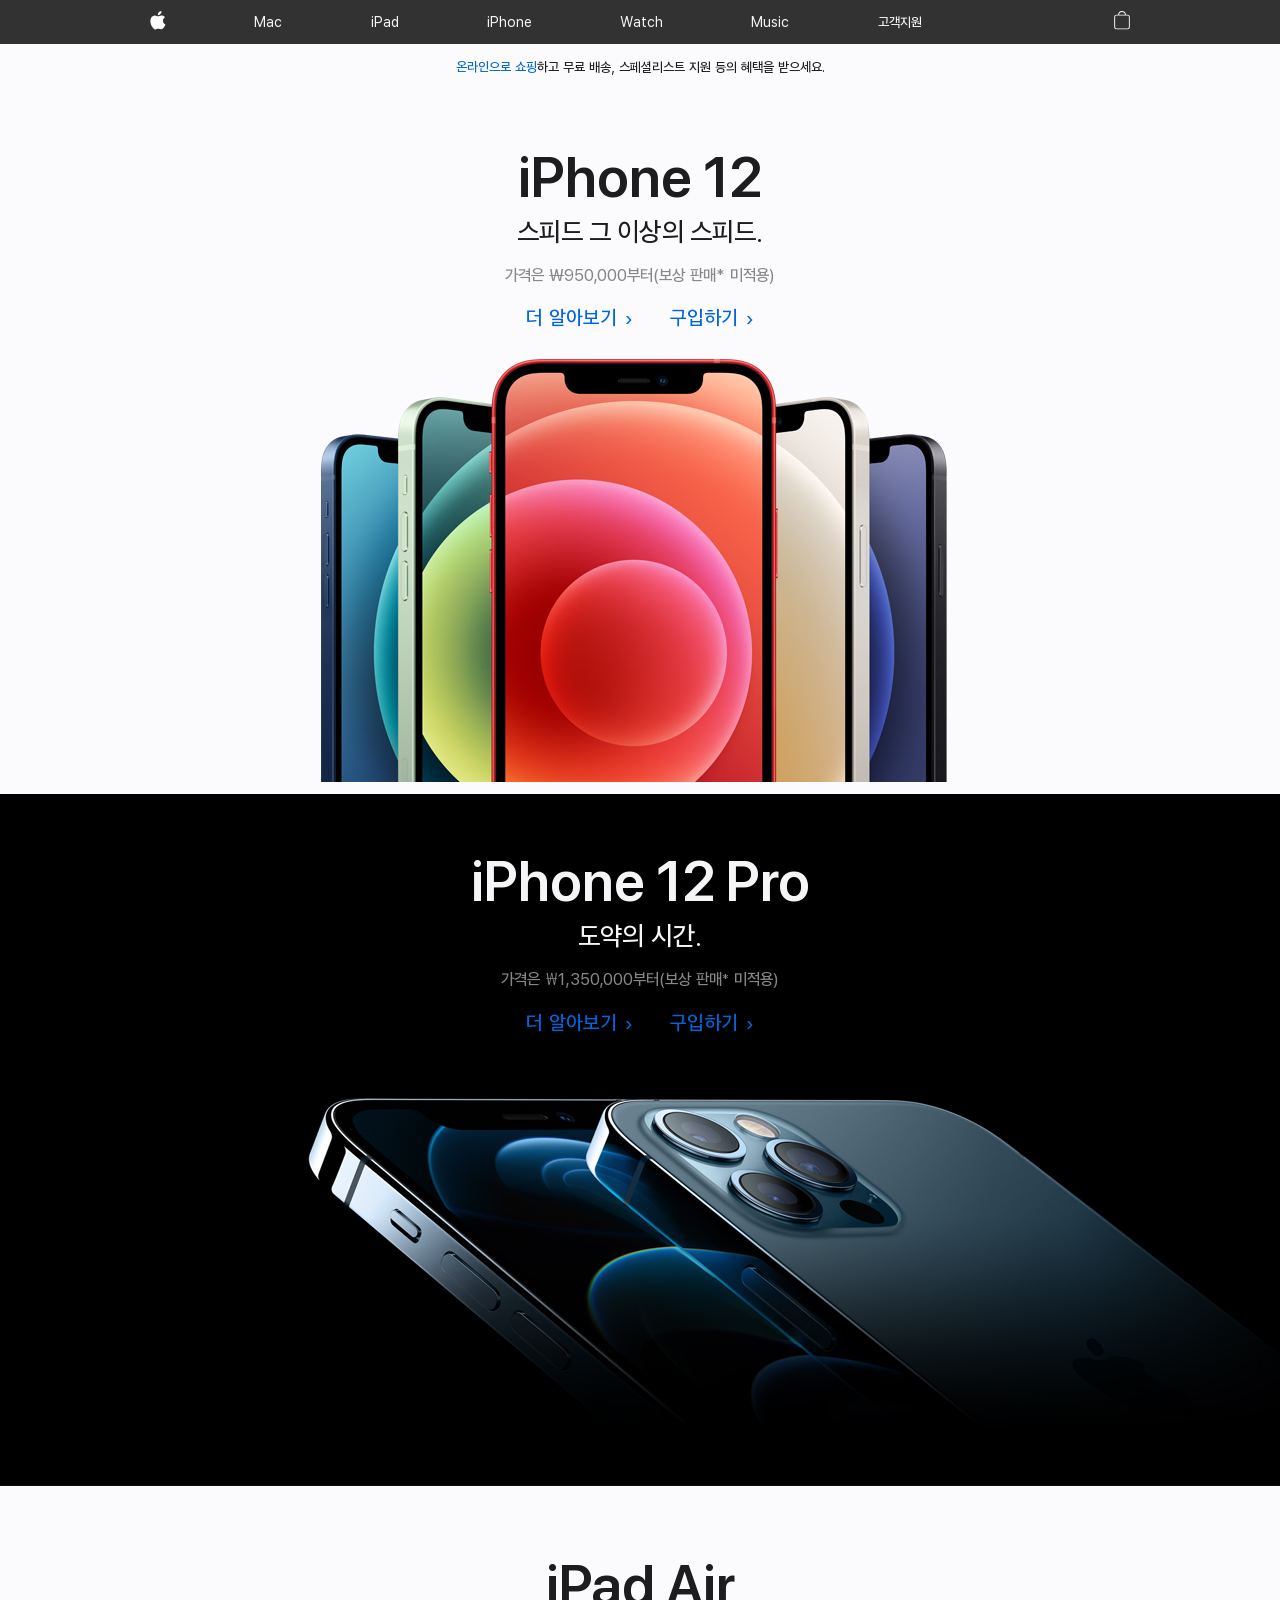
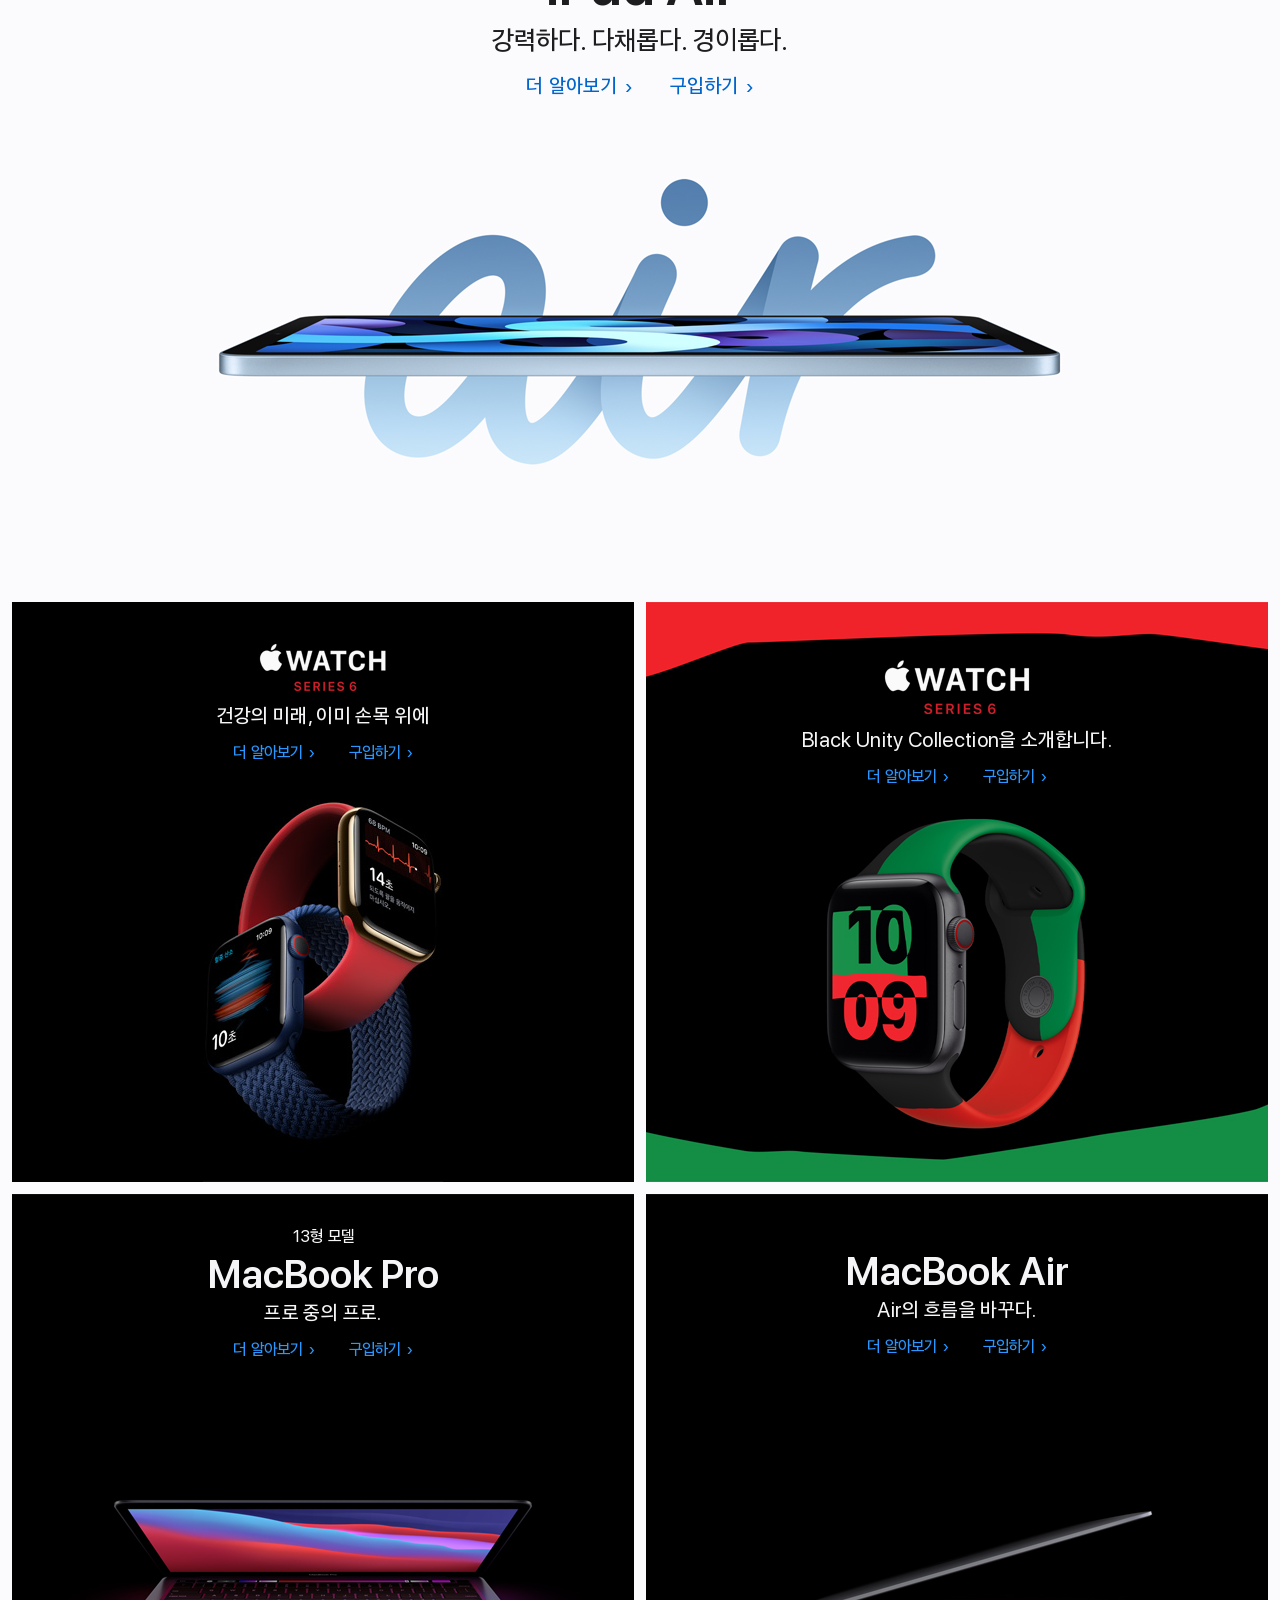
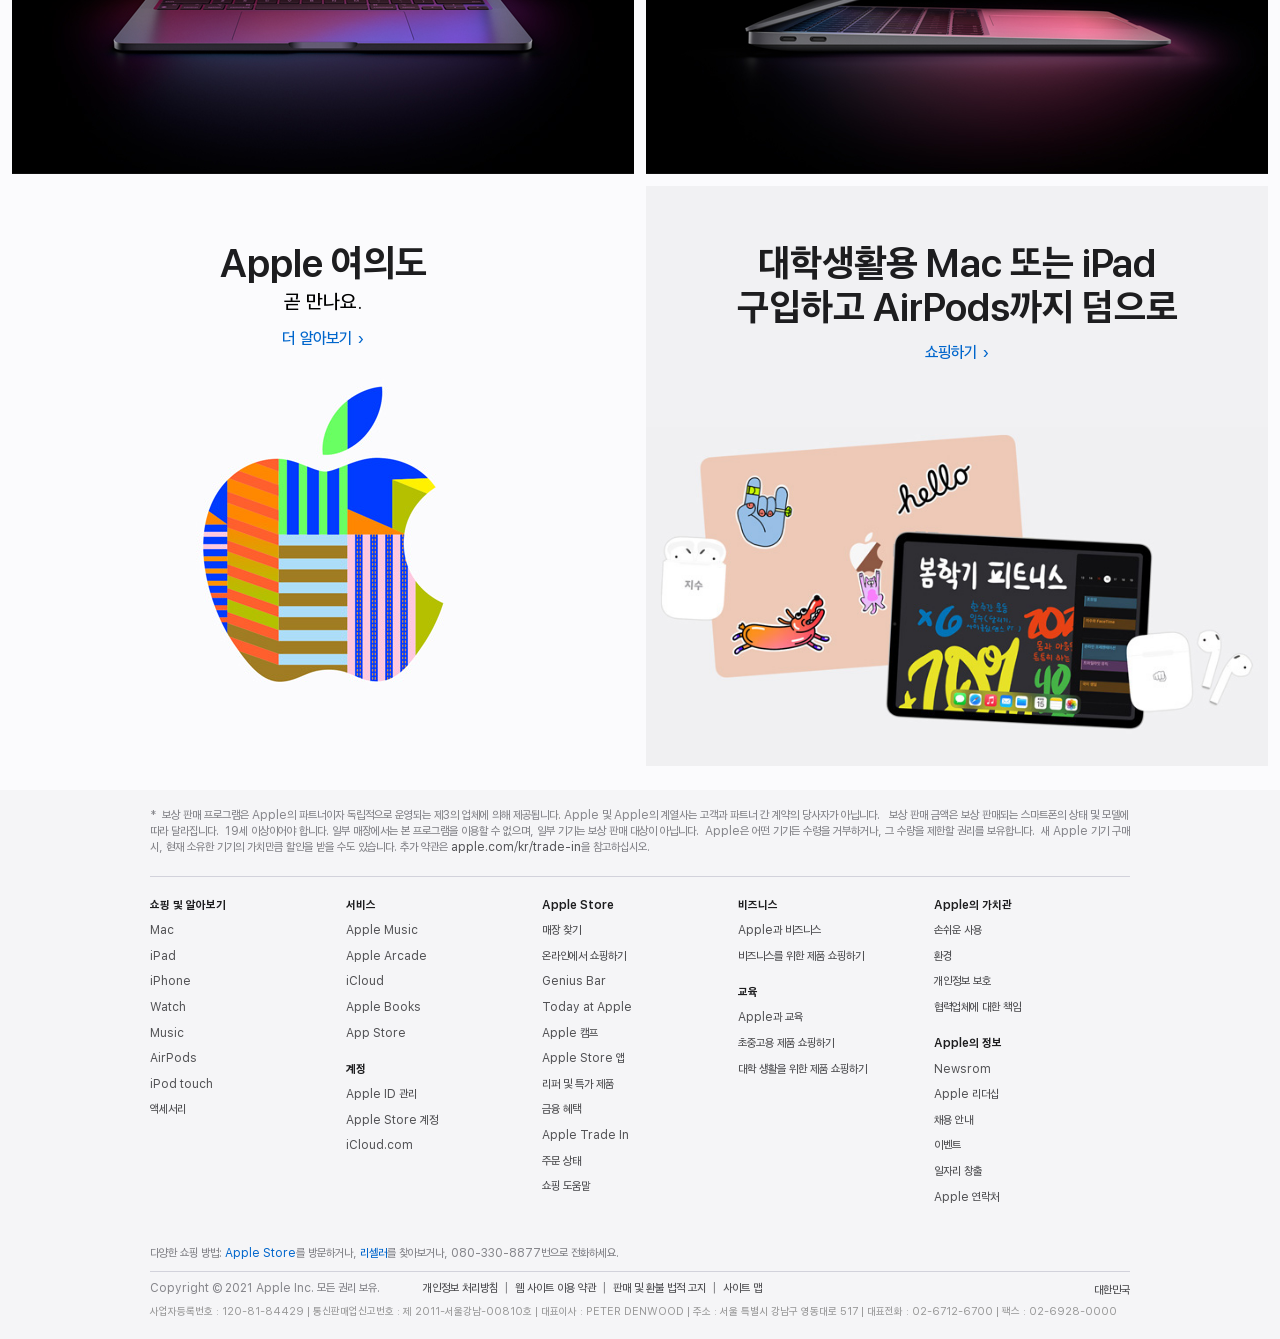
<file: index.html>
<!doctype html>
<html lang="en">

<head>
    <meta charset="UTF-8">
    <meta name="viewport" content="width=device-width, initial-scale=1.0">
    <meta name="keywords" content="Apple">
    <meta name="description" content="iPhone, Mac, Apple Watch, iPad, AirPods 등 지금 쇼핑하기. Apple Store 픽업. 무료 배송.">
    <meta name="application-name" content="Apple.com">
    <title>Apple Korea</title>

    <link rel="icon" href="img/favicon.png">
    <link rel="icon" type="image/x-icon" href="img/favicon.ico"> 

    <link rel="stylesheet" href="css/reset_apple.css">
    <link rel="stylesheet" href="css/common.css">
    <link rel="stylesheet" href="css/header.css">
    <link rel="stylesheet" href="css/apple_t.css">
    <link rel="stylesheet" href="css/footer.css">

</head>

<body>
    <header>
        <nav class="gnb">
            <ul class="gnb_menu">
                <li class="gnb_logo"><a href=""></a></li>
                <li class="gnb_menu_item"><a href="">Mac</a></li>
                <li class="gnb_menu_item"><a href="">iPad</a></li>
                <li class="gnb_menu_item"><a href="">iPhone</a></li>
                <li class="gnb_menu_item"><a href="">Watch</a></li>
                <li class="gnb_menu_item"><a href="">Music</a></li>
                <li class="gnb_menu_item"><a href="">고객지원</a></li>
                <li class="gnb_search"><a href=""></a></li>
                <li class="gnb_bag"><a href=""></a></li>
            </ul>
        </nav>

        <!-- Mobile용 GNB-->
        <nav class="gnb_m" id="gnb_m_wrap">
            <ul class="gnb_m_menu">
                <li class="gnb_m_menubar"><figure onclick="menuOpen();" id="gnb_m_menuopen"></figure>
                <figure onclick="menuClose();" id="gnb_m_menuclose"></figure></li>
                <li class="gnb_m_logo"><a href=""></a></li>
                <li class="gnb_m_bag"><a href=""></a></li>
            </ul>
            <div class="gnb_m_search_wrap">
                <span class="gnb_m_search"></span><span>apple.com 검색</span>
            </div>
            <ul class="gnb_m_submenu">
                <li class="gnb_m_submenu_item"><a href="">Mac</a></li>
                <li class="gnb_m_submenu_item"><a href="">iPad</a></li>
                <li class="gnb_m_submenu_item"><a href="">iPhone</a></li>
                <li class="gnb_m_submenu_item"><a href="">Watch</a></li>
                <li class="gnb_m_submenu_item"><a href="">Music</a></li>
                <li class="gnb_m_submenu_item"><a href="">고객지원</a></li>
            </ul>

            <!--
            <div class="gnb_m_m">
                <div class=gnb_m_search>
                    <p class="c_g">apple.com 검색</p>
                </div>

                <ul>
                    <li class="gnb_m_li"><a href="">MAC</a></li>
                    <li class="gnb_m_li"><a href="">iPad</a></li>
                    <li class="gnb_m_li"><a href="">iPhone</a></li>
                    <li class="gnb_m_li"><a href="">Watch</a></li>
                    <li class="gnb_m_li"><a href="">Music</a></li>
                    <li class="gnb_m_li"><a href="">고객지원</a></li>
                </ul>
            </div>-->
        </nav>

    </header>

    <main>
    <section id="banner">
        <div class="banner_wrap">
            <p class="banner_text">
                <a href="">온라인으로 쇼핑</a>하고 무료 배송, 스페셜리스트 지원 등의 혜택을 받으세요.
            </p>
        </div>
    </section>


    <section id="hero">

        <div class="hero_1_wrap">
            <h2 class="hero_headline_black">iPhone 12</h2>
            <h3 class="hero_subhead_black">스피드 그 이상의 스피드.</h3>
            <p class="hero_price_info">가격은 ₩950,000부터(보상 판매* 미적용)</p>
            <div class="hero_link_blackbg">
                <a href="#">더 알아보기 &#8250;</a>
                <a href="#">구입하기 &#8250;</a>
            </div>
        </div>

         <!-- Hero iPhone12 Pro -->
         <div class="hero_2_wrap">
            <h2 class="hero_headline_white">iPhone 12 Pro</h2>
            <h3 class="hero_subhead_white">도약의 시간.</h3>
            <p class="hero_price_info">가격은 &#65510;1,350,000부터(보상 판매<sup>*</sup> 미적용)</p>
            <div class="hero_link_blackbg">
               <a href="">더 알아보기 &#8250;</a>
               <a href="">구입하기 &#8250;</a>
            </div>
         </div>

         <!-- Hero iPad Air -->
         <div class="hero_3_wrap">
            <h2 class="hero_headline_black">iPad Air</h2>
            <h3 class="hero_subhead_black">강력하다. 다채롭다. 경이롭다.</h3>
            <div class="hero_link_whitebg">
               <a href="">더 알아보기 &#8250;</a>
               <a href="">구입하기 &#8250;</a>
            </div>
         </div>

         <div class="promo_wrap">
            <ul class="promo">

               <!-- Promotion 1 -->
               <li class="promo_1">
                  <img src="watch_logo_1.png">
                  <h3 class="promo_subhead_white">건강의 미래, 이미 손목 위에</h3>
                  <div class="promo_link_blackbg">
                     <a href="">더 알아보기 &#8250;</a>
                     <a href="">구입하기 &#8250;</a>
                  </div>
               </li>

                <!-- Promotion 2 -->
               <li class="promo_2">
                  <img src="watch_logo_2.png">
                  <h3 class="promo_subhead_white">Black Unity Collection을 소개합니다.</h3>
                  <div class="promo_link_blackbg">
                     <a href="">더 알아보기 &#8250;</a>
                     <a href="">구입하기 &#8250;</a>
                  </div>
               </li>

               <!-- Promotion 3 -->
               <li class="promo_3">
                  <p class="promo_eyebrow">13형 모델</p>
                  <h2 class="promo_headline_white"> MacBook Pro</h2>
                  <h3 class="promo_subhead_white">프로 중의 프로.</h3>
                  <div class="promo_link_blackbg">
                     <a href="">더 알아보기 &#8250;</a>
                     <a href="">구입하기 &#8250;</a>
                  </div>
               </li>

                <!-- Promotion 4 -->
               <li class="promo_4">
                  <h2 class="promo_headline_white"> MacBook Air</h2>
                  <h3 class="promo_subhead_white">Air의 흐름을 바꾸다.</h3>
                  <div class="promo_link_blackbg">
                     <a href="">더 알아보기 &#8250;</a>
                     <a href="">구입하기 &#8250;</a>
                  </div>
               </li>

               <!-- Promotion 5 -->
               <li class="promo_5">
                <h2 class="promo_headline_black"> Apple 여의도</h2>
                <h3 class="promo_subhead_black">곧 만나요.</h3>
                <div class="promo_link_whitebg">
                   <a href="">더 알아보기 &#8250;</a>
                </div>
                </li>  

                <!-- Promotion 6 -->
                <li class="promo_6">
                    <h2 class="promo_headline_black"> 대학생활용 Mac 또는 iPad 구입하고 AirPods까지 덤으로</h2>
                    <div class="promo_link_whitebg">
                        <a href="">쇼핑하기 &#8250;</a>
                    </div>
                </li>

            </ul>

        </div>

    </section>
    </main>
    <footer>
        <div class="footer_wrap">
            <p class="footer_note">
            * &nbsp;보상 판매 프로그램은 Apple의 파트너이자 독립적으로 운영되는 제3의 업체에 의해 제공됩니다. Apple 및 Apple의 계열사는 고객과 파트너 간 계약의 당사자가 아닙니다. &nbsp;&nbsp;보상 판매 금액은 보상 판매되는 스마트폰의 상태 및 모델에 따라 달라집니다. &nbsp;19세 이상이어야 합니다. 일부 매장에서는 본 프로그램을 이용할 수 없으며, 일부 기기는 보상 판매 대상이 아닙니다. &nbsp;Apple은 어떤 기기든 수령을 거부하거나, 그 수량을 제한할 권리를 보유합니다. &nbsp;새 Apple 기기 구매 시, 현재 소유한 기기의 가치만큼 할인을 받을 수도 있습니다. 추가 약관은 <a herf="">apple.com/kr/trade-in</a>을 참고하십시오.
            </p>
            <nav class="footer_nav">
            <div class="footer_nav_wrap">
                <ul>
                    <h4>쇼핑 및 알아보기</h4>
                    <li><a herf="">Mac</a></li>
                    <li><a herf="">iPad</a></li>
                    <li><a herf="">iPhone</a></li>
                    <li><a herf="">Watch</a></li>
                    <li><a herf="">Music</a></li>
                    <li><a herf="">AirPods</a></li>
                    <li><a herf="">iPod touch</a></li>
                    <li><a herf="">액세서리</a></li>
                </ul>
            </div>
            <div class="footer_nav_wrap">
                <ul>
                    <h4>서비스</h4>
                    <li><a herf="">Apple Music</a></li>
                    <li><a herf="">Apple Arcade</a></li>
                    <li><a herf="">iCloud</a></li>
                    <li><a herf="">Apple Books</a></li>
                    <li><a herf="">App Store</a></li>
                </ul>
                <ul>
                    <h4>계정</h4>
                    <li><a herf="">Apple ID 관리</a></li>
                    <li><a herf="">Apple Store 계정</a></li>
                    <li><a herf="">iCloud.com</a></li>
                </ul>
            </div>
            <div class="footer_nav_wrap">
                <ul>
                    <h4>Apple Store</h4>
                    <li><a herf="">매장 찾기</a></li>
                    <li><a herf="">온라인에서 쇼핑하기</a></li>
                    <li><a herf="">Genius Bar</a></li>
                    <li><a herf="">Today at Apple</a></li>
                    <li><a herf="">Apple 캠프</a></li>
                    <li><a herf="">Apple Store 앱</a></li>
                    <li><a herf="">리퍼 및 특가 제품</a></li>
                    <li><a herf="">금융 혜택</a></li>
                    <li><a herf="">Apple Trade In</a></li>
                    <li><a herf="">주문 상태</a></li>
                    <li><a herf="">쇼핑 도움말</a></li>
                </ul>
            </div>
            <div class="footer_nav_wrap">
                <ul>
                    <h4>비즈니스</h4>
                    <li><a herf="">Apple과 비즈니스</a></li>
                    <li><a herf="">비즈니스를 위한 제품 쇼핑하기</a></li>
                </ul>
                <ul>
                    <h4>교육</h4>
                    <li><a herf="">Apple과 교육</a></li>
                    <li><a herf="">초중고용 제품 쇼핑하기</a></li>
                    <li><a herf="">대학 생활을 위한 제품 쇼핑하기</a></li>
                </ul>
            </div>
            <div class="footer_nav_wrap">
                <ul>
                    <h4>Apple의 가치관</h4>
                    <li><a herf="">손쉬운 사용</a></li>
                    <li><a herf="">환경</a></li>
                    <li><a herf="">개인정보 보호</a></li>
                    <li><a herf="">협력업체에 대한 책임</a></li>
                </ul>
                <ul>
                    <h4>Apple의 정보</h4>
                    <li><a herf="">Newsrom</a></li>
                    <li><a herf="">Apple 리더십</a></li>
                    <li><a herf="">채용 안내</a></li>
                    <li><a herf="">이벤트</a></li>
                    <li><a herf="">일자리 창출</a></li>
                    <li><a herf="">Apple 연락처</a></li>
                </ul>
                
            </div>
            </nav>
            <p class="footer_shop">
            다양한 쇼핑 방법: <a href="">Apple Store</a>를 방문하거나, <a href="">리셀러</a>를 찾아보거나, 080-330-8877번으로 전화하세요.
            </p>
            <div class="footer_legal">
            <p class="footer_copyright">Copyright © 2021 Apple Inc. 모든 권리 보유.</p>
            <p class="footer_legal_link"> 
                <a href="">개인정보 처리방침</a>&nbsp;&nbsp;|&nbsp;&nbsp;<a href="">웹 사이트 이용 약관</a>&nbsp;&nbsp;|&nbsp;&nbsp;<a href="">판매 및 환불 법적 고지</a>&nbsp;&nbsp;|&nbsp;&nbsp;<a href="">사이트 맵</a>
            </p>
            <p class="footer_local"><a href="">대한민국</a></p>
            </div>
            <p class="footer_address">
            <span>사업자등록번호 : 120-81-84429 | </span> <span>통신판매업신고번호 : 제 2011-서울강남-00810호 | </span> <span>대표이사 : PETER DENWOOD | </span> <span>주소 : 서울 특별시 강남구 영동대로 517 |</span> 대표전화 : 02-6712-6700 | </span>팩스 : 02-6928-0000
            </p>

        </div>
    </footer>

    <script>
        function menuOpen() {
            document.getElementById("gnb_m_wrap").style="height:100%; background-color:rgba(0,0,0,1);";
            document.getElementById("gnb_m_menuopen").style="display:none;";
            document.getElementById("gnb_m_menuclose").style="display:block;";

            //document.getElementById("gnb_m_bag").style="visibility: hidden;";
            document.getElementById("gnb_m_bag").style="opacity:0;";
        }

        function menuClose() {
            document.getElementById("gnb_m_wrap").style="height:48px; background-color:rgba(0,0,0,0.8);";
            document.getElementById("gnb_m_menuopen").style="display:block;";
            document.getElementById("gnb_m_menuclose").style="display:none;";
        }
    </script>

</body>
</html>
<!--
이벤트가 발생했을 때 어떤 대상(html 요소)이 필요함 & 명령이 필요함
3요소
1.이벤트 event 2.대상(요소) target 3.명령 command-->
</file>
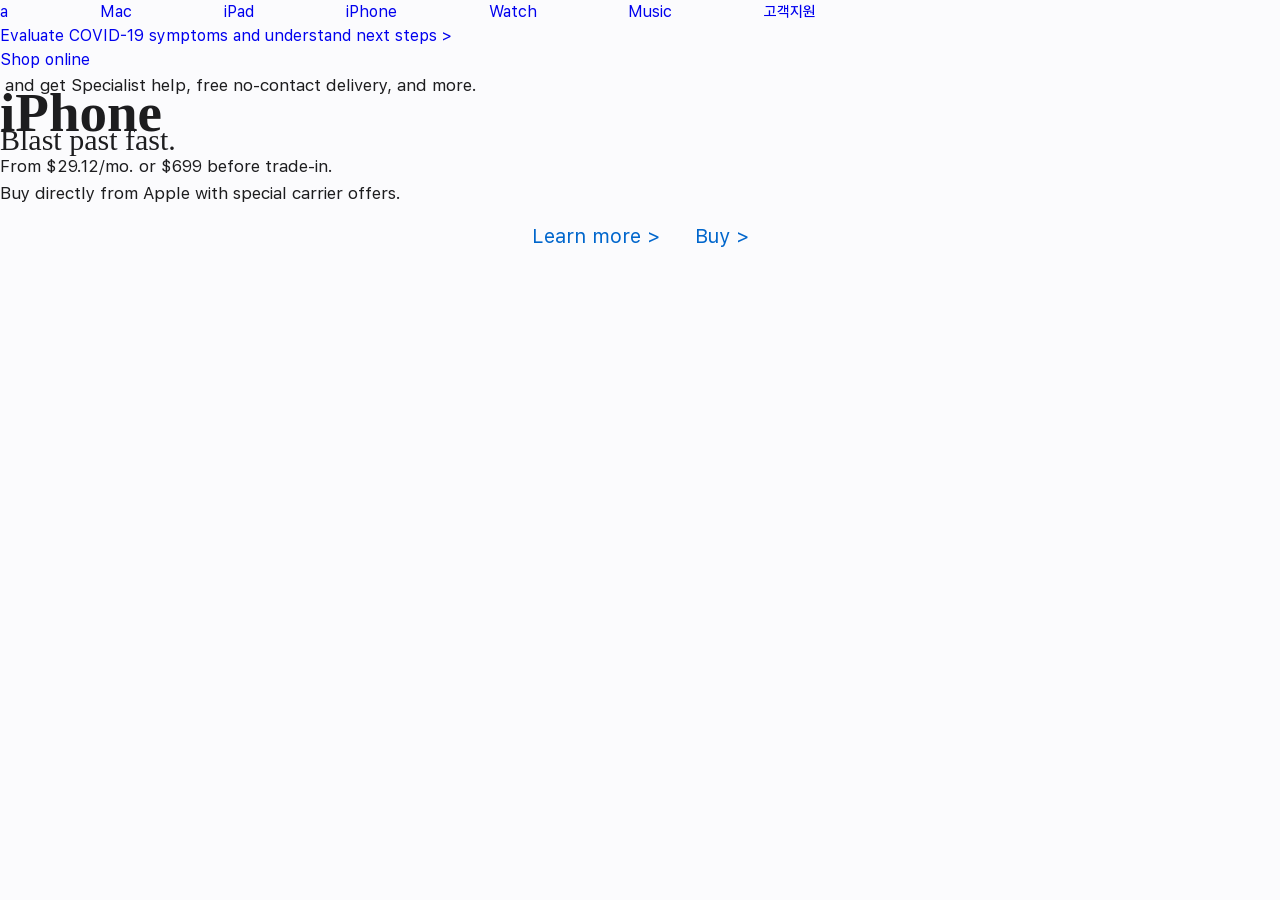
<file: apple 210216.html>
<!doctype html>
<html lang="en">

<head>
    <meta charset="UTF-8">
    <meta name="viewport" content="width=device-width, initial-scale=1.0">
    <title>Apple</title>

    <link rel="stylesheet" href="css/reset_apple.css">
    <link rel="stylesheet" href="css/common.css">
    <link rel="stylesheet" href="css/header.css">
    <link rel="stylesheet" href="css/apple.css">
    <link rel="stylesheet" href="css/footer.css">

</head>

<header>
    <div class="gnb_wrap">
        <div class="gnb_menu">
            <a href="#" img src="logo_large.svg">a</a>
            <a href="#" class="gnb_menu_a">Mac</a>
            <a href="#" class="gnb_menu_a">iPad</a>
            <a href="#" class="gnb_menu_a">iPhone</a>
            <a href="#" class="gnb_menu_a">Watch</a>
            <a href="#" class="gnb_menu_a">Music</a>
            <a href="#" class="gnb_menu_a">고객지원</a>
            <a href="#" class="gnb_menu_a" img src="Apple/search_large.svg"></a>
            <a href="#" class="gnb_menu_a" img src="Apple/bag_small.svg"></a>
        </div>
    </div>
    <div class="gnb_covid">
        <a href="#">Evaluate COVID‑19 symptoms and understand next steps ></a>
    </div>
    <div class="gnb_shop">
        <a href="#">Shop online</a>
        <p>&nbsp;and get Specialist help, free no-contact delivery, and more.</p>
    </div>
</header>

<body>
    <div class="iphone_main">
        <a>
            <p class="h_1">iPhone</p>
            <p class="h_2">Blast past fast.</p>
            <p>From $29.12/mo. or $699 before trade-in.<br>
            Buy directly from Apple with special carrier offers.</p>
        </a>
        <div class="a_1">
            <a>Learn more ></a>
            <a>Buy ></a>
        </div>
       
    </div>

</body>

<footer>

</footer>
</html>
</file>
<file: css/common.css>
/* @import url('https://fonts.googleapis.com/css2?family=Noto+Sans+KR:wght@100;300;400;500;700&display=swap'); */

/*ㅡㅡㅡㅡㅡㅡㅡㅡ한국어 전용 웹폰트ㅡㅡㅡㅡㅡㅡㅡㅡ*/

@font-face { 
      font-family: 'SF Pro KR';
         src: url(../font/SFProKRDisplay_light.woff2) format('woff2');
         font-weight: 200;
         }

@font-face { 
      font-family: 'SF Pro KR';
         src: url(../font/SFProKRDisplay_regular.woff2) format('woff2');
         font-weight: 400;
         }

@font-face { 
      font-family: 'SF Pro KR';
      src: url(../font/SFProKRDisplay_semibold.woff2) format('woff2');
      font-weight: 600;}

@font-face { 
      font-family: 'SF Pro KR';
      src: url(../font/SFProKRDisplay_bold.woff2) format('woff2');
      font-weight: 800;}
      
/*ㅡㅡㅡㅡㅡㅡㅡㅡ본문 영어 전용 웹폰트ㅡㅡㅡㅡㅡㅡㅡㅡ*/
@font-face { 
      font-family: 'SF Pro Text'; 
      src: url(../font/sf-pro-text_light.woff2) format('woff2');
      font-weight: 200;}

@font-face { 
      font-family: 'SF Pro Text';
      src: url(../font/sf-pro-text_regular.woff2) format('woff2');
      font-weight: 400;}

@font-face { 
      font-family: 'SF Pro Text';
      src: url(../font/sf-pro-text_semibold.woff2) format('woff2');
      font-weight: 600;}

@font-face { 
      font-family: 'SF Pro Text';
      src: url(../font/sf-pro-text_bold.woff2) format('woff2');
      font-weight: 800;} 
      
@font-face { 
      font-family: 'SF Pro Text';
      src: url(../font/sf-pro-text_heavy.woff2) format('woff2');
      font-weight: 900;} 

/*ㅡㅡㅡㅡㅡㅡㅡㅡ제목 영어 전용 웹폰트ㅡㅡㅡㅡㅡㅡㅡㅡ*/


@font-face { 
      font-family: 'SF Pro Display'; 
      src: url(../font/sf-pro-display_regular.woff2) format('woff2');
      font-weight: 400;
      }

@font-face { 
      font-family: 'SF Pro Display'; 
      src: url(../font/sf-pro-display_semibold.woff2) format('woff2');
      font-weight: 600;
      }

@font-face { 
      font-family: 'SF Pro Display'; 
      src: url(../font/sf-pro-display_bold.woff2) format('woff2');
      font-weight: 800;
      }

@font-face { 
      font-family: 'SF Pro Display'; 
      src: url(../font/sf-pro-display_heavy.woff2) format('woff2');
      font-weight: 900;
      }


/*ㅡㅡㅡㅡㅡㅡㅡㅡ본문 특수문자 전용 웹폰트ㅡㅡㅡㅡㅡㅡㅡㅡ*/

@font-face { 
      font-family: 'SF Pro Icons';
      src: url(../font/sf-pro-icons_light.woff2) format('woff2');
      font-weight: 200;}

@font-face { 
      font-family: 'SF Pro Icons';
      src: url(../font/sf-pro-icons_regular.woff2) format('woff2');
      font-weight: 400;}      


body {font-family: 'SF Pro KR', 'SF Pro Text', 'SF Pro Icons', sans-serif; font-size: 16px; line-height: 1.5; font-weight: 400; letter-spacing: normal; letter-spacing: normarl; color:rgb(29, 29, 31); -webkit-font-smoothing: antialiased; /*렌더링 부드럽게 해주는 코드*/ background-color:#fbfbfd;}

div, ul, li { background-size: cover; background-position: center center;}

/* Layout Style */

a {text-decoration: none;}
a:hover {cursor: pointer;}
button:hover { cursor: pointer;}
.learn {color:#06c; font-size: 20px;}

/* Text Style */
p { font-family: 'SF Pro KR', 'SF Pro Text', 'SF Pro Icons', sans-serif; font-size: 17px; line-height: 27px; font-weight: 400; letter-spacing: normal; -webkit-font-smoothing: antialiased; }

h1 {   }
h2 { font-family: 'SF Pro KR', 'SF Pro Display', 'SF Pro Icons', sans-serif; font-size: 56px; line-height: 66px; font-weight: 600;  -webkit-font-smoothing: antialiased; }
h3 {  font-family: 'SF Pro KR', 'SF Pro Display', 'SF Pro Icons', sans-serif; font-size: 28px; line-height: 31px; font-weight: 400;
      letter-spacing: 0.1px;  -webkit-font-smoothing: antialiased;  }
h4 {  }
h5 {  }
h6 { font-size: 12px; color: #86868b; font-weight: 400;}


.ml_35 { margin-left: 35px;}


@media screen and (max-width:1068px) {
h2 { font-size: 48px; line-height: 56px; }   
h3 { font-size: 24px; }
}

@media screen and (max-width:740px) {
h2 { font-size: 32px; line-height: 39px; }
h3 { font-size: 19px; line-height: 29px;}
}
</file>
<file: css/header.css>
.gnb { background-color:rgb(0,0,0,0.8); width:100%; height:44px; display: flex; justify-content: center;}
.gnb_menu { width: 100%; max-width:1000px; height:100%; display: flex; justify-content: space-between; align-items: center;}
.gnb_menu_item a { color:rgb(245,245,247); font-size: 14px; line-height: 44px; padding: 0 10px;  }

.gnb_logo a { display: block; width: 36px; height: 44px; background-image: url(../gnb_apple.svg); background-repeat: no-repeat; background-position: center center;}
.gnb_menu a:hover {color:white;}

.gnb_search a { display: block; width: 36px; height: 44px; background-image: url(../gnb_search.svg); background-repeat: no-repeat; background-position: 10px -21px; background-size: 18px 18px;}

.gnb_bag a { display: block; width: 36px; height: 44px; background-image: url(../gnb_bag.svg); background-repeat: no-repeat; background-position: center center;}

.gnb_m {display:none;}

@media screen and (max-width:1068px) {
        
}

@media screen and (max-width: 767px){
    .gnb { display: none; }
    .gnb_m {display: block; background-color:rgba(0,0,0,0.8); width: 100%; height:48px; position:fixed; top:0; left:0; transition: height 0.4s, background-color 0.4s; overflow:hidden;}
    .gnb_m_menu { width: 100%;  height: 48px; display: flex; justify-content: space-between; align-items: center;}

    .gnb_m_menubar figure:nth-child(1) { display: block; width: 48px; height: 48px; background-image: url(../menubar_2line.svg); background-repeat: no-repeat; background-position: center center; background-size: 17px 17px;}

    .gnb_m_menubar figure:nth-child(2) { display: block; width: 48px; height: 48px; background-image: url(../menubar_close.svg); background-repeat: no-repeat; background-position: center center; background-size: 17px 17px; display:none;}
 
    .gnb_m_logo a { display: block; width: 48px; height: 48px; background-image: url(../gnb_apple.svg); background-repeat: no-repeat; background-size: 54px 54px; background-position: center center;}
 
    .gnb_m_bag { transition: all 0.4s; }
    .gnb_m_bag a { display: block; width: 48px; height: 48px; background-image: url(../gnb_bag.svg); background-repeat: no-repeat; background-position: center center; }


    .gnb_m_search_wrap { width:calc(100% - 20px); height: 36px; background-color: rgb(29,29,31); color: rgb(110,110,115); font-size:17px; font-weight:400; line-height:36px; margin: 0 auto; border-radius: 6px; font-family: 'SF Pro KR', 'SF Pro Text', 'SF Pro Icons', sans-serif; display:flex;}
    
    .gnb_m_search_wrap span:nth-child(1) { width: 36px; height: 36px; display:block; background-image: url(../gnb_search.svg); background-position:center; background-repeat: no-repeat; background-size: 18px 18px;}

    .gnb_m_submenu { margin: 20px; border-top: 1px solid rgb(200,200,200); padding: 0 40px;}

    .gnb_m_submenu_item a { display:block; height:44px; width: 100%; font-size: 17px; line-height: 44px; color: rgb(245,245,247); border-bottom : 1px solid rgb(81,81,81);}

    .gnb_m_submenu_item:last-child a { border-bottom:none;}


    /*
    .gnb_m_m { display:block; width:100%; height:100vh; background-color: rgb(0,0,0);}

    .gnb_m_search { width: 90%; height:36px; background-color : rgb(30,30,30); border-radius: 10px; position: absolute; top:48px; left:5%;}
    .gnb_m_li {border-bottom: 1px solid rgb(200,200,200);}
    .gnb_m_li a {text-decoration:none; color: rgb(200,200,200); }*/
 

/*
    .gnb_covid { background-color:#0071E3; height: 44px; text-align: center; display: flex;
        align-items: center;
        justify-content: center;}
    .gnb_covid a { color:#fff;}
    .gnb_covid a:hover { text-decoration: underline;}

    .gnb_shop { height: 44px; background-color: #f5f5f7; display:flex; justify-content: center; align-items: center;}
    .gnb_shop a {color:rgb(0, 102, 204);}
    .gnb_shop a:hover { text-decoration: underline;}
*/
</file>
<file: css/apple_t.css>
/* Banner CSS */

.banner_wrap { width: 100%; height: auto; margin: 0 44px 0 0;}
.banner_text { height: 46px; text-align: center; font-size: 14px; line-height: 46px;}
.banner_text a { color: rgb(0,102,204);}

/* Hero CSS */

/* Hero 1 iPhone 12 */

.hero_1_wrap {width: 100%; height:692px; background-color: rgb(251, 251, 253); text-align: center; padding: 55px 0 0 0; background-image:url(../iphone_12.jpg); background-size: auto; background-position: center bottom;}

.hero_headline_white { color:rgb(245,245,247);}
.hero_subhead_black { margin: 6px 0 0 0;}
.hero_subhead_white { margin: 6px 0 0 0; color:rgb(245,245,247);}

.hero_price_info { margin: 13.6px 0 0 0; color:rgb(134,134,139);}
.hero_price_info sup { vertical-align: middle;}

.hero_link_whitebg { margin: 13.65px 0 0 0;}
.hero_link_whitebg a { margin: 0 16px; font-size: 21px; line-height: 32px; letter-spacing: 0.2px; color:rgb(0,102,204);}

.hero_link_blackbg { margin: 13.65px 0 0 0;}
.hero_link_blackbg a { margin: 0 16px; font-size: 21px; line-height: 32px; letter-spacing: 0.2px; color:#06d;}

.hero_2_wrap { width: 100%; height:692px; background-color: rgb(0,0,0); text-align: center; padding: 55px 0 0 0; background-image: url(../iphone_12_2.jpg); background-size: auto; background-position: center bottom; margin: 12px 0 0 0;}

/* Hero 3 iPad Air*/

.hero_3_wrap { width: 100%; height:692px; background-color: rgb(251,251,253); text-align: center; padding: 55px 0 0 0; background-image: url(../hero_ipad_air.jpg); background-size: auto; background-position: center bottom; margin: 12px 0 0 0; background-repeat: no-repeat;}



/* Promotion */

.promo_wrap { width: 100%; height: auto;}
.promo {width: 100%; display:flex; flex-wrap: wrap; padding: 12px 6px;}

.promo_1 { width:calc(50% - 12px); height: 580px; margin: 0 6px 12px;
    background-color: rgb(0,0,0); text-align: center; 
    background-image: url(../promo_watch_1.jpg); background-size: auto; background-position: center bottom;
    background-repeat: no-repeat; padding: 40px 0 0 0; }
.promo_1 img {height: 50px; vertical-align: middle;}
.promo_subhead_white { font-size: 21px; line-height: 26px; letter-spacing: 0.336px; color:rgb(245,245,247); margin: 11px 0 0 0;}
.promo_subhead_black { font-size: 21px; line-height: 26px; letter-spacing: 0.336px; color:rgb(0,0,0); margin: 11px 0 0 0;}

.promo_link_blackbg { margin:11.9px;}
.promo_link_blackbg a { margin: 0 14px; font-size: 17px; line-height: 23px; letter-spacing: 0; color:rgb(41,151,255);}


/* Promotion 2 Apple Watch */

.promo_2 { width:calc(50% - 12px); height: 580px; margin: 0 6px 12px;
    background-color: rgb(0,0,0); text-align: center; 
    background-image: url(../promo_watch_2.jpg); background-size: auto; background-position: center bottom;
    background-repeat: no-repeat; padding: 57px 0 0 0;
    }
 .promo_2 img {height: 57px; vertical-align: middle;}
 
 /* Promotion 3 MacBook Pro */
 
 .promo_3 { width:calc(50% - 12px); height: 580px; margin: 0 6px 12px;
    background-color: rgb(0,0,0); text-align: center; 
    background-image: url(../promo_macbook_1.jpg); background-size: auto; background-position: center bottom;
    background-repeat: no-repeat; padding: 29px 0 0 0;}
 
 .promo_eyebrow { color:rgb(245,245,247); } 
 .promo_headline_white { color:rgb(245,245,247); font-size: 40px; line-height: 44px; margin: 2px 0 0 0; }
 .promo_3 h3 { margin: 4px 0 0 0;}
 
 /* Promotion 4 MacBook Air */
 
 .promo_4 { width:calc(50% - 12px); height: 580px; margin: 0 6px 12px;
    background-color: rgb(0,0,0); text-align: center; 
    background-image: url(../promo_macbook_2.jpg); background-size: auto; background-position: center bottom;
    background-repeat: no-repeat; padding: 53px 0 0 0; }
 .promo_4 h3 { margin: 4px 0 0 0;}

 /* Promotion 5 여의도 오픈 */

.promo_5 { width:calc(50% - 12px); height: 580px; margin: 0 6px 12px;
    background-color: rgb(251,251,253); text-align: center; 
    background-image: url(../promo_5.jpg); background-size:  auto; background-position: center bottom;
    background-repeat: no-repeat; padding: 53px 0 0 0; cursor: pointer;}
 
 .promo_headline_black { color:rgb(29,29,31); font-size: 40px; line-height: 44px; margin: 2px auto 0; width:480px;}
 .promo_5 h3 { margin: 4px 0 0 0;}
 
 .promo_link_whitebg { margin:11.9px;}
 .promo_link_whitebg a { margin: 0 14px; font-size: 17px; line-height: 23px; letter-spacing: 0; color:rgb(0,102,204);}
 
 /* Promotion 6 아카데미 이벤트 */
 
 .promo_6 { width:calc(50% - 12px); height: 580px; margin: 0 6px 12px;
    background-color: rgb(241,241,243); text-align: center; 
    background-image: url(../promo_6.jpg); background-size: 100% auto; background-position: center bottom;
    background-repeat: no-repeat; padding: 53px 0 0 0; cursor: pointer;
   }


@media screen and (max-width:1068px) {

/* Hero 1 iPhone 12 */

.hero_1_wrap, .hero_2_wrap, .hero_3_wrap { height: 650px; padding: 61px 0;}
.hero_1_wrap { background-size: auto 686px; background-image:url(../iphone_12_1068.jpg);}
.hero_2_wrap { background-size: auto 686px; background-image:url(../iphone_12_2_1068.jpg);}
.hero_3_wrap { background-size: auto 450px; background-image:url(../hero__ipad_air_1068.jpg);}

.hero_price_info {margin: 13.6px 0 0 0; }
   
.hero_headline_black { font-size: 48px;}
.hero_subhead_black { font-size:24px; margin: 5px 0 0 0; }
   
.hero_link_blackbg { margin: 14.06px 0 0 0; }
.hero_link_blackbg a { font-size: 19px; line-height: 25px;}

.hero_headline_white { font-size: 48px;}
.hero_subhead_white { font-size:24px; margin:5px 0 0 0; }

.hero_link_whitebg { margin: 14.06px 0 0 0; }
.hero_link_whitebg a { font-size: 19px; line-height: 25px;}
   
/* Promotion 1 Apple Watch */

.promo_1 { height: 490px; padding: 26px 0 0 0; background-size: auto 320px;}
.promo_1 img { height: 46px; }
.promo_subhead_white { font-size: 19px; line-height: 25px; letter-spacing: 0.2px; color:rgb(245,245,247); margin: 9px 0 0 0; }
.promo_link_blackbg { margin:13.6px;}

/* Promotion 2 Apple Watch */

.promo_2 { height: 490px; padding: 44px 0 0 0; background-size: auto 490px;}
.promo_2 img {height: 47px; }

/* Promotion 3 MacBook Pro */

.promo_3 { height: 490px; padding: 19px 0 0 0; background-size: auto 440px;}

/* Promotion 4 MacBook Pro */

.promo_4 { height: 490px; padding: 42px 0 0 0; background-size: auto 440px;}
   
 /* Promotion 5 여의도 오픈 */

.promo_5 { height: 490px; background-size: auto; padding: 42px 0 0 0; }
.promo_headline_black { font-size: 32px; width: 250px; line-height: 36px; margin: 2px auto 0; }
.promo_link_whitebg { margin:13.6px; }

/* Promotion 6 아카데미 이벤트 */

.promo_6 {  margin: 0 6px 12px; background-image: url(../promo_6_1068.jpg); height: 490px; background-size: auto 490px;; padding: 42px 0 0 0; }
}

@media screen and (max-width:740px) {
/* Banner CSS */
.banner_wrap { margin: 48px 0 0 0; height: 64px; padding: 10px 0 0 0; }
.banner_text { width: 300px; height: auto;  font-size: 14px; line-height: 22px; margin:0 auto;}
   

/* Hero 1 iPhone 12 */

.hero_1_wrap, .hero_2_wrap, .hero_3_wrap  { height:500px; padding: 37px 0 0;  }
.hero_1_wrap { background-image: url(../hero_iphone_12_m.jpg); background-size: 734px 548px;}

.hero_subhead_black { margin: 2px 0 0 0; }
.hero_price_info {margin: 13.6px auto 0; font-size: 14px; line-height: 22px; width: 140px; }

.hero_link_whitebg { margin: 13.3px 0 0 0; }
.hero_link_whitebg a {  font-size: 19px; line-height: 25px; margin: 0 14px;}
   
   
.hero_2_wrap { background-image: url(../hero_iphone12_pro_m.jpg); background-size: 734px 548px;}

.hero_subhead_white { margin: 2px 0 0 0; }
.hero_link_blackbg { margin: 13.3px 0 0 0; }
.hero_link_blackbg a {  font-size: 19px; line-height: 25px; margin: 0 14px;}

.hero_3_wrap { background-image: url(../hero_ipad_air_m.jpg); background-size: 734px 548px; background-position: center bottom; padding: 388px 0 0;  }
   
.hero_3_wrap h2 { display: none;}
   
/* Section Promotion */
   
.promo_wrap { width: 100%; height: auto;} 
.promo { width: 100%; display: flex; flex-wrap: wrap; padding: 12px 0px 0;}
   
/* Promotion 1 Apple Watch */
   
.promo_1 { height: 500px; padding: 22px 0 0 0; background-size: auto 320px;  width:100%; margin:0 0 12px;}
   
.promo_link_blackbg { margin:13.94px; }
   
/* Promotion 2 Apple Watch */
   
.promo_2 { height: 500px; padding: 39px 0 0 0;   width:100%; margin:0 0 12px; background-size: auto 510px; }
   
/* Promotion 3 MacBook Pro */
   
.promo_3 { height: 500px; padding: 39px 0 0 0;   width:100%; margin:0 0 12px; background-size: auto 370px;  background-position: center 90px;}
   
/* Promotion 4 MacBook Pro */
   
.promo_4 { height: 500px; padding: 39px 0 0 0;   width:100%; margin:0 0 12px; background-size: auto 370px; background-position: center 70px; }
   
/* Promotion 5 여의도 오픈 */
   
.promo_5 { height: 500px; padding: 37px 0 0 0;   width:100%; margin:0 0 12px;  background-size: auto 400px; background-position: center 50px; }
   
.promo_headline_black {  font-size: 32px; line-height: 36px; margin: 2px auto 0; width: 250px; }
.promo_link_whitebg { margin:13.6px;}
   
/* Promotion 6 아카데미 이벤트 */
   
.promo_6 { height: 500px; padding: 37px 0 0 0;   width:100%; margin:0 0 12px; background-size: auto 500px; }

}
</file>
<file: css/footer.css>
/* Langding Page Footer CSS */

footer {width: 100%; height: auto; background-color: rgb(245,245,247);}

.footer_wrap { width:100%; max-width: 1000px; padding: 0 10px; margin: 0 auto; }

/* Footer Note */

.footer_note { padding:17px 0 20.6px; font-size: 12px; line-height: 16px; color:rgb(134,134,139); border-bottom: 1px solid rgb(210,210,219);}
.footer_note a { color: rgb(81,81,84);}
.footer_note a:hover { color: rgb(29,29,31); text-decoration: underline; }

/* Footer Navigation */

.footer_nav { display: flex; padding:20px 0 0 0;}
.footer_nav_wrap { width: 20%;}
.footer_nav_wrap ul { margin: 0 0 20px;}
.footer_nav_wrap ul li { font-size: 12px; line-height: 16px; margin: 0 0 9.6px;}
.footer_nav_wrap a { font-size: 12px; line-height: 16px; color:rgb(81,81,84);}
.footer_nav_wrap h4 { font-size: 12px; line-height:16px; color:rgb(29,29,31); font-weight: 600; margin: 0 0 9.6px;}

.footer_nav_wrap a:hover { color: rgb(29,29,31); text-decoration: underline; }

/* Footer Shop Info */

.footer_shop { font-size: 12px; line-height: 16px; color:rgb(134,134,139); padding: 20px 0 10px;  border-bottom: 1px solid rgb(210,210,219); }
.footer_shop a {color:rgb(0,102,204);}
.footer_shop a:hover {text-decoration: underline;}

/* Footer Legal Info */

.footer_legal { display: flex; justify-content: space-between; align-items: center; padding: 3px 0;}

.footer_copyright { font-size: 12px; line-height: 16px; color:rgb(134,134,139);}

.footer_legal_link {font-size: 12px; line-height: 16px; color:rgb(134,134,139); margin: 0 305px 0 15px;}
.footer_legal_link a { font-size: 12px; line-height: 16px; color:rgb(81,81,84); }
.footer_legal_link a:hover { color: rgb(29,29,31); text-decoration: underline;}

.footer_local a { font-size: 12px; line-height: 16px; color:rgb(81,81,84); }
.footer_local a:hover { color: rgb(29,29,31); text-decoration: underline;}

/* Footer Address */

.footer_address { font-size: 11px; line-height: 14.6px; color:rgb(153,153,153); letter-spacing: 0; padding: 0 0 20px; }


@media screen and (max-width:1068px) {
    footer { padding: 0 12px;}
    .footer_legal_link { margin: 0;}
    .footer_nav { display: flex; flex-direction: column; }
}

@media screen and (max-width:767px) {
   
    .footer {padding: 0 16px;}
 
    .footer_nav { display: block; padding:20px 0 0 0;}
    .footer_nav ul li { display: none;} 
 
    .footer_nav_wrap { width: 100%; }
    .footer_nav_wrap ul { border-bottom: 1px solid rgb(210,210,219);  margin: 0 0 10px;}
    .footer_nav_wrap h4 { display: flex; justify-content: space-between; padding: 0 6px 0 0;}
 
    .footer_nav_wrap h4 span:nth-child(2) { display: block;}
 
    /* Footer Legal Info */
 
    .footer_legal { display: flex; flex-direction: column-reverse; justify-content:space-between; align-items: flex-start; padding: 6px 0;}
 
    .footer_legal div { display: block;}
 
    .footer_copyright { font-size: 12px; line-height: 16px; color:rgb(134,134,139); margin: 0 0 10px 0;}
    
    .footer_address span:nth-child(1) { display: block;}
    .footer_address span:nth-child(2) { display: block;}
    
    
    }
</file>
<file: css/apple.css>
.main_1 {width:auto; height: 700px; background-image : url(../iphone_12.jpg) ;}
.main_1 p {text-align: center;}
.main_1 p:nth-child(3) { color: #86868b; font-weight: 400; margin-top: 13.6px;}

.a_1 { display: flex; justify-content: center; margin-top: 13.65px;}
.a_1 a:hover {text-decoration: underline;}
.a_1 a {color:#06c; font-size: 20px;}
.a_1 p {color:#06c; font-size: 20px;}
.a_1 a:nth-child(2) {margin-left: 35px;}

.h_1 {font-family: 'sf pro'; font-size: 55px; font-weight: 600;}
.h_2 {font-family: 'sf pro'; font-size: 30px; font-weight: 400;}

.main_2 {width:auto; height: 700px; background-image : url(../iphone_12_2.jpg) ;}
.main_2 {color:#fff; padding-top:55px;}
.main_2 p {text-align: center;}

.main_3 {width:1155px; height: 495px; background-image : url(../air.jpg); padding-top:33px; align-items: center;}
.main_3 p {text-align: center;}
.main_3 a {position: center;}
</file>
